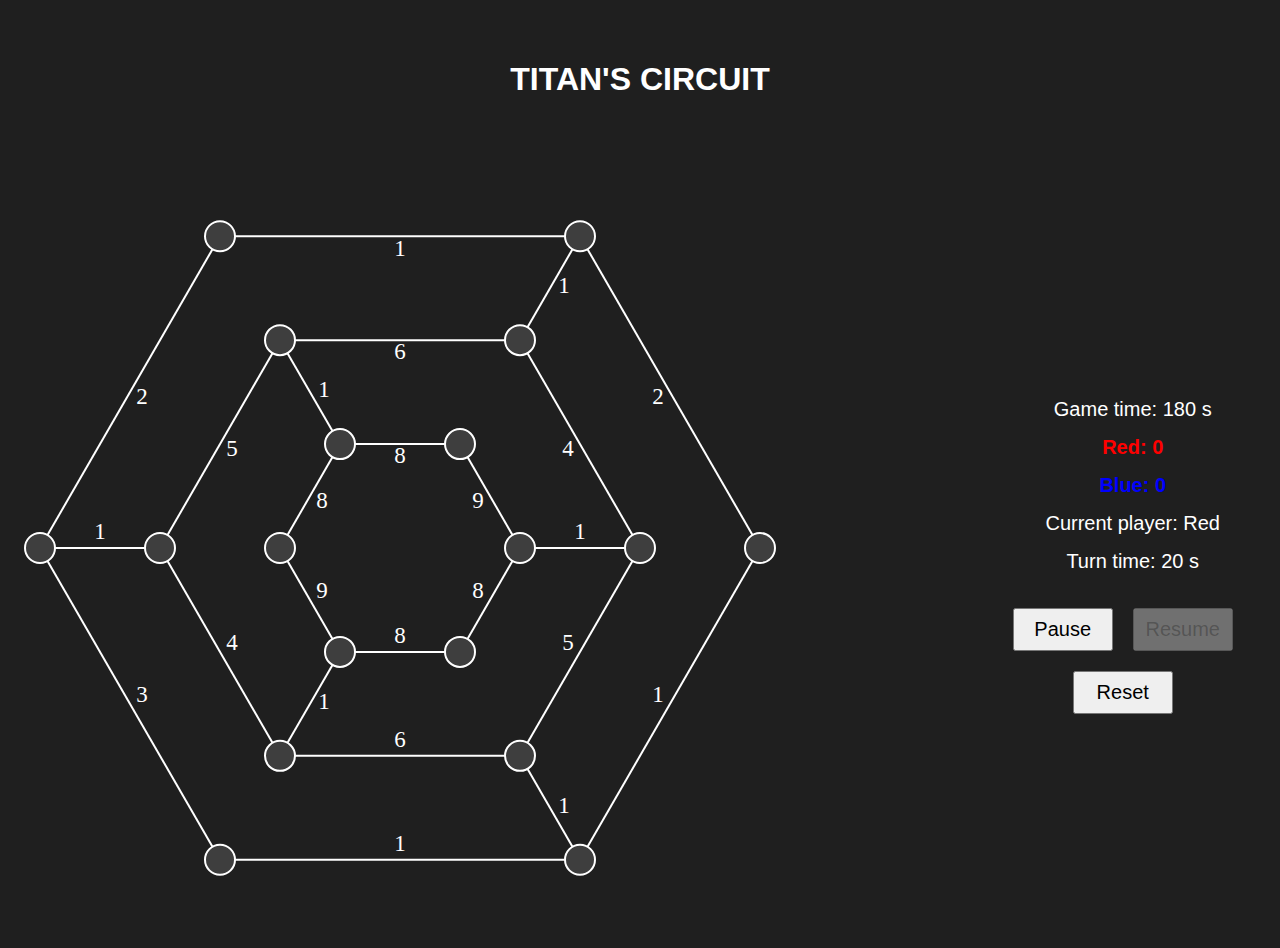
<file: index.html>
<!DOCTYPE html>
<html lang="en">
<head>
    <meta charset="UTF-8">
    <meta name="viewport" content="width=device-width, initial-scale=1.0">
    <link rel="stylesheet" href="style.css">
    <title>Titan's Circuit</title>
</head>
<body>
    <h1>TITAN'S CIRCUIT</h1>
    <div id="game">
        <svg id="hexagon" width="800" height="800"></svg>
        <div id="txt">
            <div class="time">Game time: <span id="gametimer">180</span> s</div>
            <div class="scorer">Red: <span id="redscore">0</span></div>
            <div class="scoreb">Blue: <span id="bluescore">0</span></div>
            <div>Current player: <span id="display">Red</span></div>
            <div class="time">Turn time: <span id="turntimer">20</span> s</div>
            <div id="pr">
                <button id="pause">Pause</button>
                <button id="resume" disabled>Resume</button>
            </div>
            <button onclick="reset()" id="reset">Reset</button>
        </div>
    </div>
    <script src="script.js"></script>
</body>

</html>
</file>
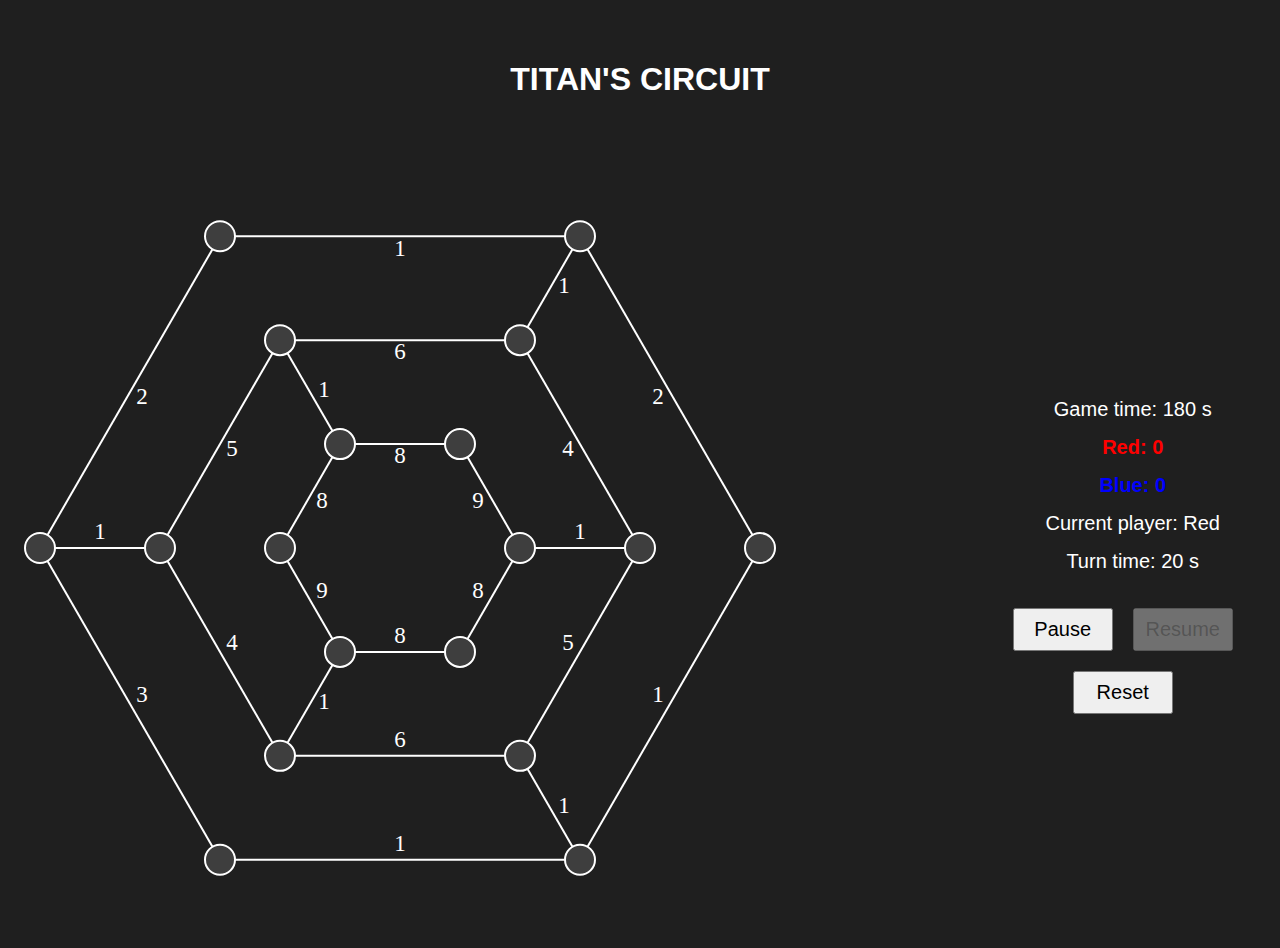
<file: task.html>
<!DOCTYPE html>
<html lang="en">
<head>
    <meta charset="UTF-8">
    <meta name="viewport" content="width=device-width, initial-scale=1.0">
    <link rel="stylesheet" href="task.css">
    <title>Titan's Circuit</title>
</head>
<body>
    <h1>TITAN'S CIRCUIT</h1>
    <div id="game">
        <svg id="hexagon" width="800" height="800"></svg>
        <div id="txt">
            <div class="time">Game time: <span id="gametimer">180</span> s</div>
            <div class="scorer">Red: <span id="redscore">0</span></div>
            <div class="scoreb">Blue: <span id="bluescore">0</span></div>
            <div>Current player: <span id="display">Red</span></div>
            <div class="time">Turn time: <span id="turntimer">20</span> s</div>
            <div id="pr">
                <button id="pause">Pause</button>
                <button id="resume" disabled>Resume</button>
            </div>
            <button onclick="reset()" id="reset">Reset</button>
        </div>
    </div>
    <script src="task.js"></script>
</body>
</html>
</file>
<file: style.css>
body {
    background-color: rgba(0, 0, 0, 0.877);
    color: white;
    margin: 0;
    padding: 0;
}

h1 {
    text-align: center;
    font-family: Verdana, Geneva, Tahoma, sans-serif;
    padding-top: 40px;
}

#game {
    display: flex;
    flex-direction: row;
    align-items: center;
    justify-content: center;
    margin-top: 50px;
}

#txt {
    display: flex;
    flex-direction: column;
    align-items: center;
    justify-content: center;
    width: 300px;
    margin-left: 200px;
    font-family: Verdana, Geneva, Tahoma, sans-serif;
    font-size: 20px;
}

button {
    padding: 8px;
    margin-top: 20px;
    width: 100px;
    font-family: Verdana, Geneva, Tahoma, sans-serif;
    font-size: 20px;
    cursor: pointer;
    margin-right: 20px;
    transition: background-color 0.25s ease;
}

circle {
    stroke: white;
    stroke-width: 2px;
    fill: rgb(62, 62, 62);
    transition: fill 0.2s ease;
    transition: stroke 0.2s ease;
    cursor: pointer;
}

circle.blue {
    fill: blue;
    stroke: blue;
}

circle.red {
    fill: red;
    stroke: red;
}

line {
    stroke: white;
    stroke-width: 2px;
}

circle.selected {
    stroke-width: 5px;
}

.scorer {
    margin-bottom: 15px;
    color: red;
    font-weight: bold;
}

.scoreb {
    margin-bottom: 15px;
    color: blue;
    font-weight: bold;
}

.time {
    margin-top: 15px;
    margin-bottom: 15px;
}

#pr {
    display: flex;
    flex-direction: row;
}

button:disabled {
    cursor: not-allowed;
}

button:hover:not(:disabled) {
    background-color: rgb(215, 212, 212);
}
</file>
<file: task.css>
body {
    background-color: rgba(0, 0, 0, 0.877);
    color: white;
    margin: 0;
    padding: 0;
}

h1 {
    text-align: center;
    font-family: Verdana, Geneva, Tahoma, sans-serif;
    padding-top: 40px;
}

#game {
    display: flex;
    flex-direction: row;
    align-items: center;
    justify-content: center;
    margin-top: 50px;
}

#txt {
    display: flex;
    flex-direction: column;
    align-items: center;
    justify-content: center;
    width: 300px;
    margin-left: 200px;
    font-family: Verdana, Geneva, Tahoma, sans-serif;
    font-size: 20px;
}

button {
    padding: 8px;
    margin-top: 20px;
    width: 100px;
    font-family: Verdana, Geneva, Tahoma, sans-serif;
    font-size: 20px;
    cursor: pointer;
    margin-right: 20px;
    transition: background-color 0.25s ease;
}

circle {
    stroke: white;
    stroke-width: 2px;
    fill: rgb(62, 62, 62);
    transition: fill 0.2s ease;
    transition: stroke 0.2s ease;
    cursor: pointer;
}

circle.blue {
    fill: blue;
    stroke: blue;
}

circle.red {
    fill: red;
    stroke: red;
}

line {
    stroke: white;
    stroke-width: 2px;
}

circle.selected {
    stroke-width: 5px;
}

.scorer {
    margin-bottom: 15px;
    color: red;
    font-weight: bold;
}

.scoreb {
    margin-bottom: 15px;
    color: blue;
    font-weight: bold;
}

.time {
    margin-top: 15px;
    margin-bottom: 15px;
}

#pr {
    display: flex;
    flex-direction: row;
}

button:disabled {
    cursor: not-allowed;
}

button:hover:not(:disabled) {
    background-color: rgb(215, 212, 212);
}
</file>
